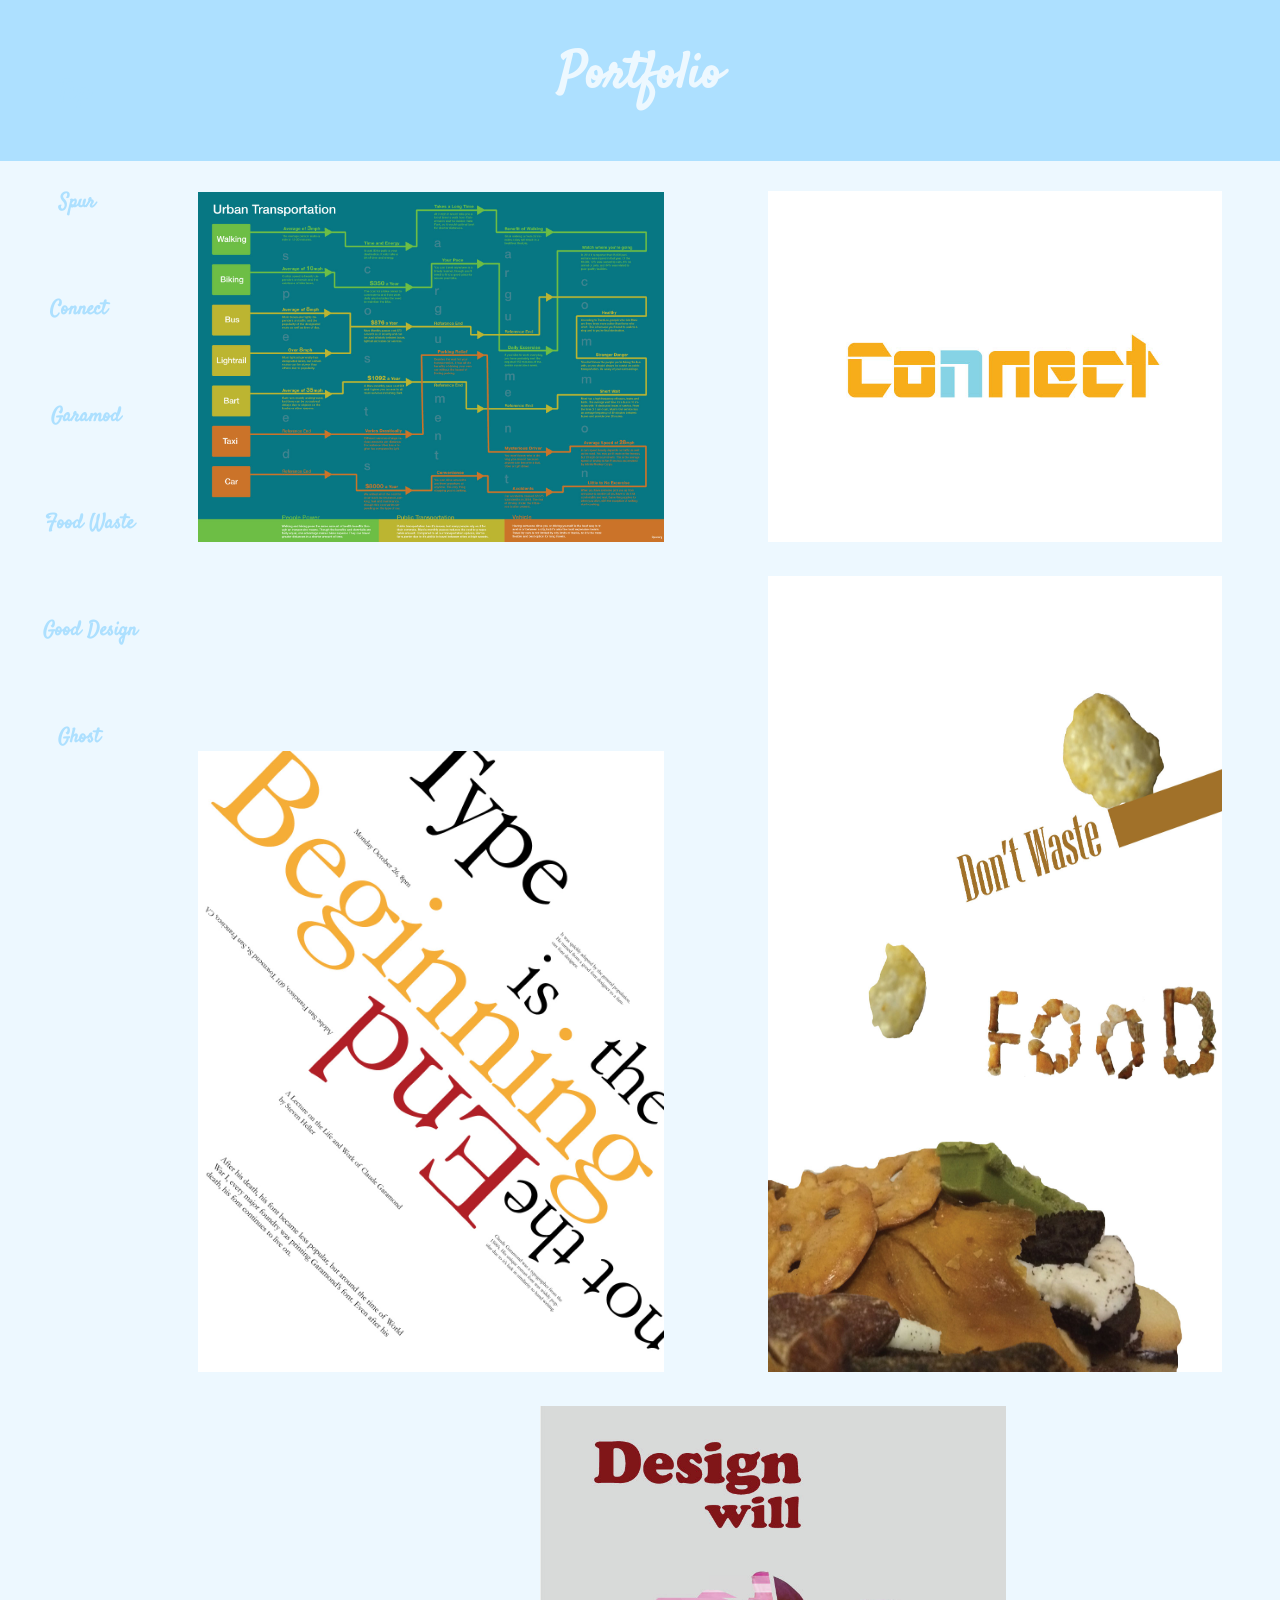
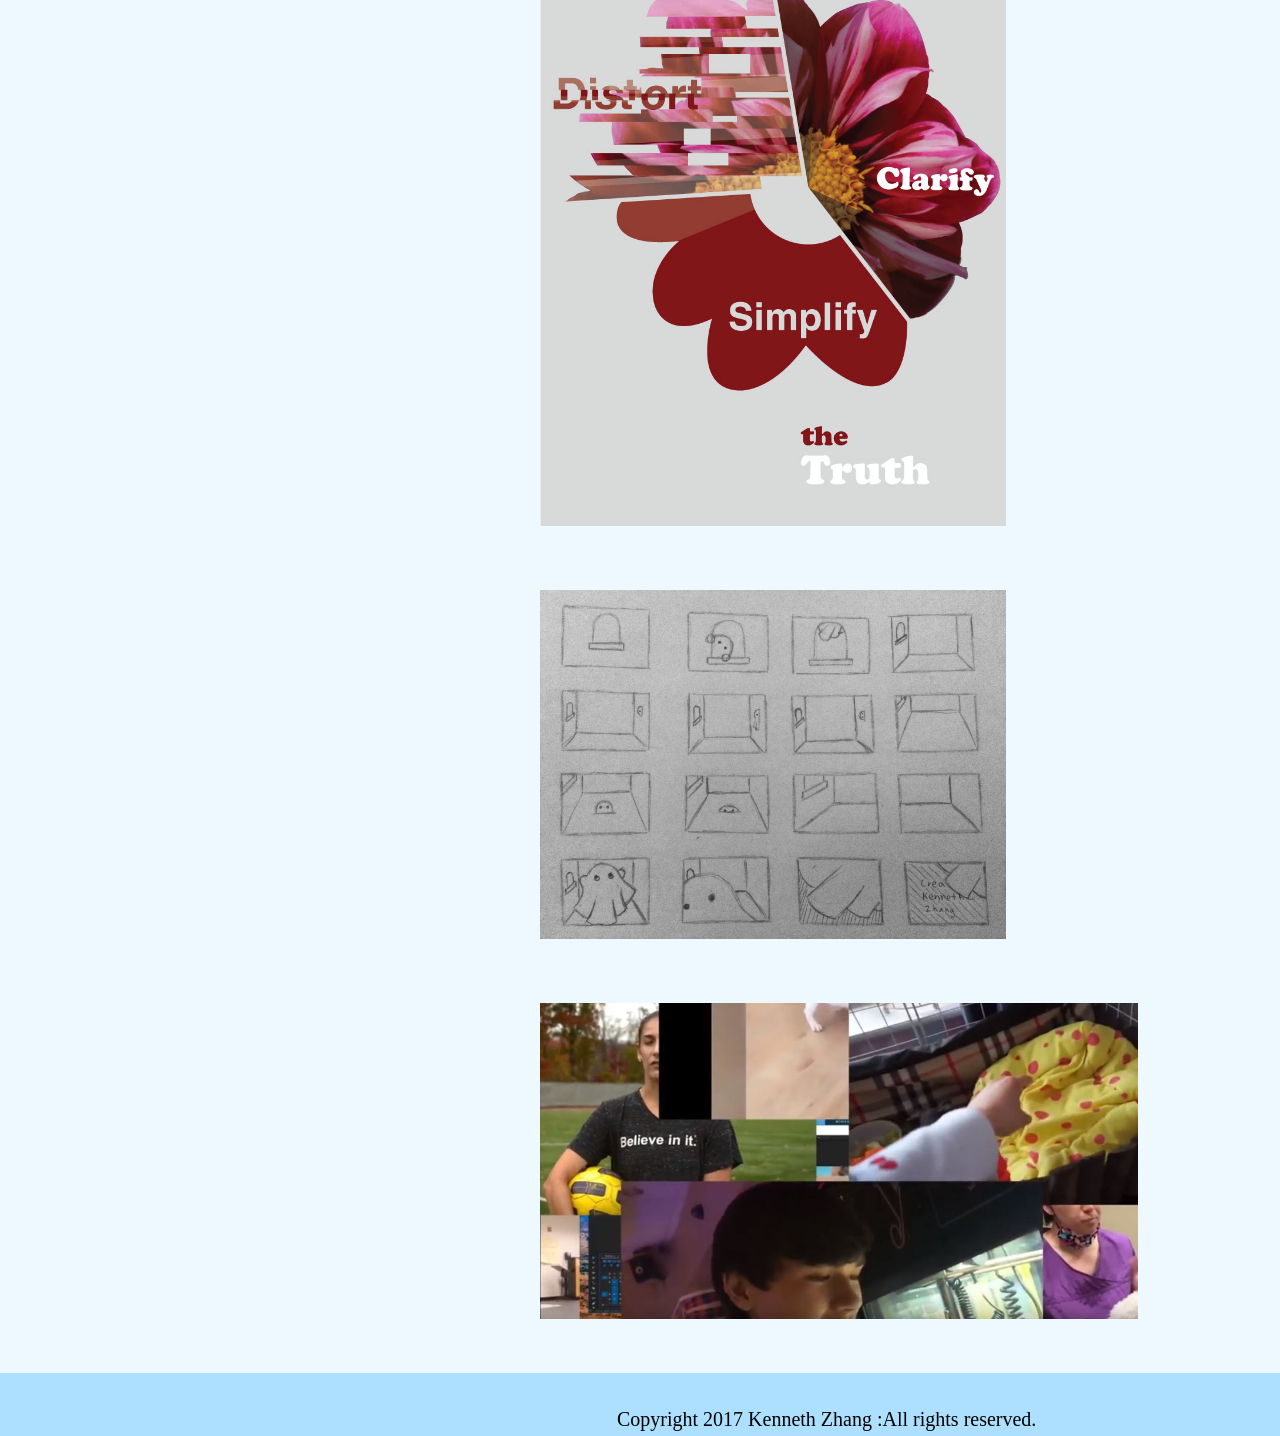
<file: index.html>
<!DOCTYPE html>
<html>
<head>
	<title>Kenneth Zhang</title>
	<link rel="stylesheet" type="text/css" href="main.css">
	<link href="https://fonts.googleapis.com/css?family=Satisfy" rel="stylesheet">

	<meta charset="utf-8">
    <meta name="viewport" content="width=device-width, initial-scale=1.0">

	<style>
		a:link {
    			background-color: transparent;
    			text-decoration: none;
				}

		a:hover {
    		color:  black;
    		background-color: transparent;
    		text-decoration: none;
			}
	</style>

</head>
<body>
	<div id="body">
	<div class="aboutme">
		<h2 style="color: #edf8ff;">About me</h2>
	</div>

	<div class="circle">
		<a href="Aboutme.html">
			<svg height="100" width="100">
				<circle cx="50" cy="50" r="40" fill="white"/>
			</svg>
		</a>
	</div>

	<div class="top">

			<ul>
				<a href=""><li id="top" style="margin-left: 15px; color: #ade0ff;">Top</li></a>
				<a href="#1"><li style="margin-left: 16px; color: #ade0ff;">Spur</li></a>
				<a href="#1"><li style="margin-left: 7px; color: #ade0ff;">Connect</li></a>
				<a href="#4"><li style="margin-left: 8px; color: #ade0ff;">Garamod</li></a>
				<a href="#4"><li style="margin-left: 2px; color: #ade0ff;">Food Waste</li></a>
				<a href="#2"><li style = "color: #ade0ff;">Good Design</li></a>
				<a href="#3"><li style="margin-left: 15px; color: #ade0ff;">Ghost</li></a>
			</ul>

	</div>

	<div class="heading">
	<h1 style="color :#edf8ff;">Portfolio</h1>
	</div>

	<div class="Spur-Connect" id="1">

		<a href="transportation.html"><img src="Content-map-Final.jpg"
			style=" height: 36.4%; width: 36.4%; margin: 30px 10px 0px 22vh;"></a>
		<a href="Connectpage.html"><img src="Connect-name.jpg" style=" height: 35.5%; width: 35.5%; margin: 30px 0px 0px 10vh;"></a>

	</div>

	<div id="4">
		<img src="Project-2-poster-idea-2.jpg" style="height: 36.4%; width: 36.4%; margin: 30px 10px 0px 22vh;">
		<img src="Food-waste-poster.jpg" style=" height: 88.5vh; width: 35.5%; margin: 30px 0px 0px 10vh;">
	</div>

	<div class="GoodDesign" id="2">

		<img src="Truth Design Poster v3.jpg" style="height: 36.4%; width: 36.4%; margin: 30px 10px 30px 60vh;">

	</div>

	<div class="Ghost" id="3">

		<a href="Ghost.html"><img src="Ghost StoryBoard-C.jpg" style="height: 36.4%; width: 36.4%; margin: 30px 10px 30px 60vh;"></a>

	<!-- remove comment tag to show link

		<a href="Art74.html"><img src="Glitch.png" style="height: 36.4%; width: 36.4%; margin: 30px 10px 30px 60vh;"></a> </!...-->

		<a href="Art75.html"><img src="Art75_screenshot.JPG" style="height: 66.4%; width: 66.4vh; margin: 30px 10px 30px 60vh;"></a>

	</div>

	<div class="footer">
		<p style="margin: 30px 0px 0px 68vh;">Copyright 2017 Kenneth Zhang :All rights reserved.</p>
	</div>
	</div>
</body>
</html>
</file>
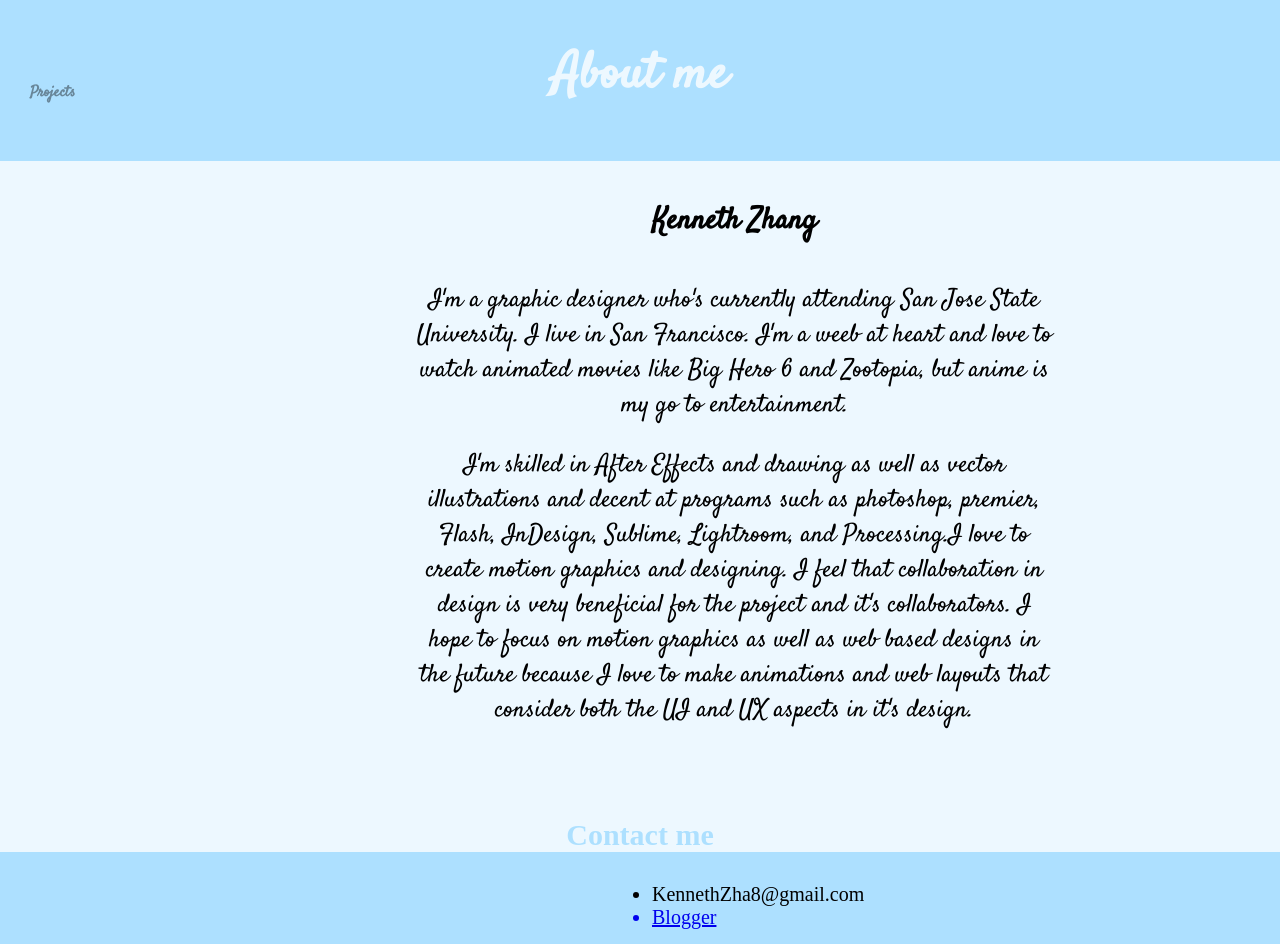
<file: Aboutme.html>
<!DOCTYPE html>
<html>
<head>
	<title>Aboutme</title>
	<link rel="stylesheet" type="text/css" href="Aboutmestyle.css">
	<link href="https://fonts.googleapis.com/css?family=Satisfy" rel="stylesheet">
</head>
<body>
	<a href="index.html"><h2>Projects</h2></a>

	<div class="body">
		<h1 style="color: #edf8ff">About me</h1>
	</div>

	<div class="me">
		<h4>Kenneth Zhang</h4>

		<p id="intro"> I'm a graphic designer who's currently attending San Jose State University. I live in San Francisco. I'm a weeb at heart and love to watch animated movies like Big Hero 6 and Zootopia, but anime is my go to entertainment. </p>

	</div>

	<div class="bo">

		<p>I'm skilled in After Effects and drawing as well as vector illustrations and decent at programs such as photoshop, premier, Flash, InDesign, Sublime, Lightroom, and Processing.I love to create motion graphics and designing. I feel that collaboration in design is very beneficial for the project and it's collaborators. I hope to focus on motion graphics as well as web based designs in the future because I love to make animations and web layouts that consider both the UI and UX aspects in it's design.</p>

	</div>

		<h3 style="color:#ade0ff;">Contact me</h3>

	<div class="footer" >
	<ul style="margin: 30px 0px 0px 68vh">
		<li>KennethZha8@gmail.com</li>
		<a href="https://kenneth-zhang.blogspot.com/"><li>Blogger</li></a>

	</ul>
	</div>
</body>
</html>
</file>
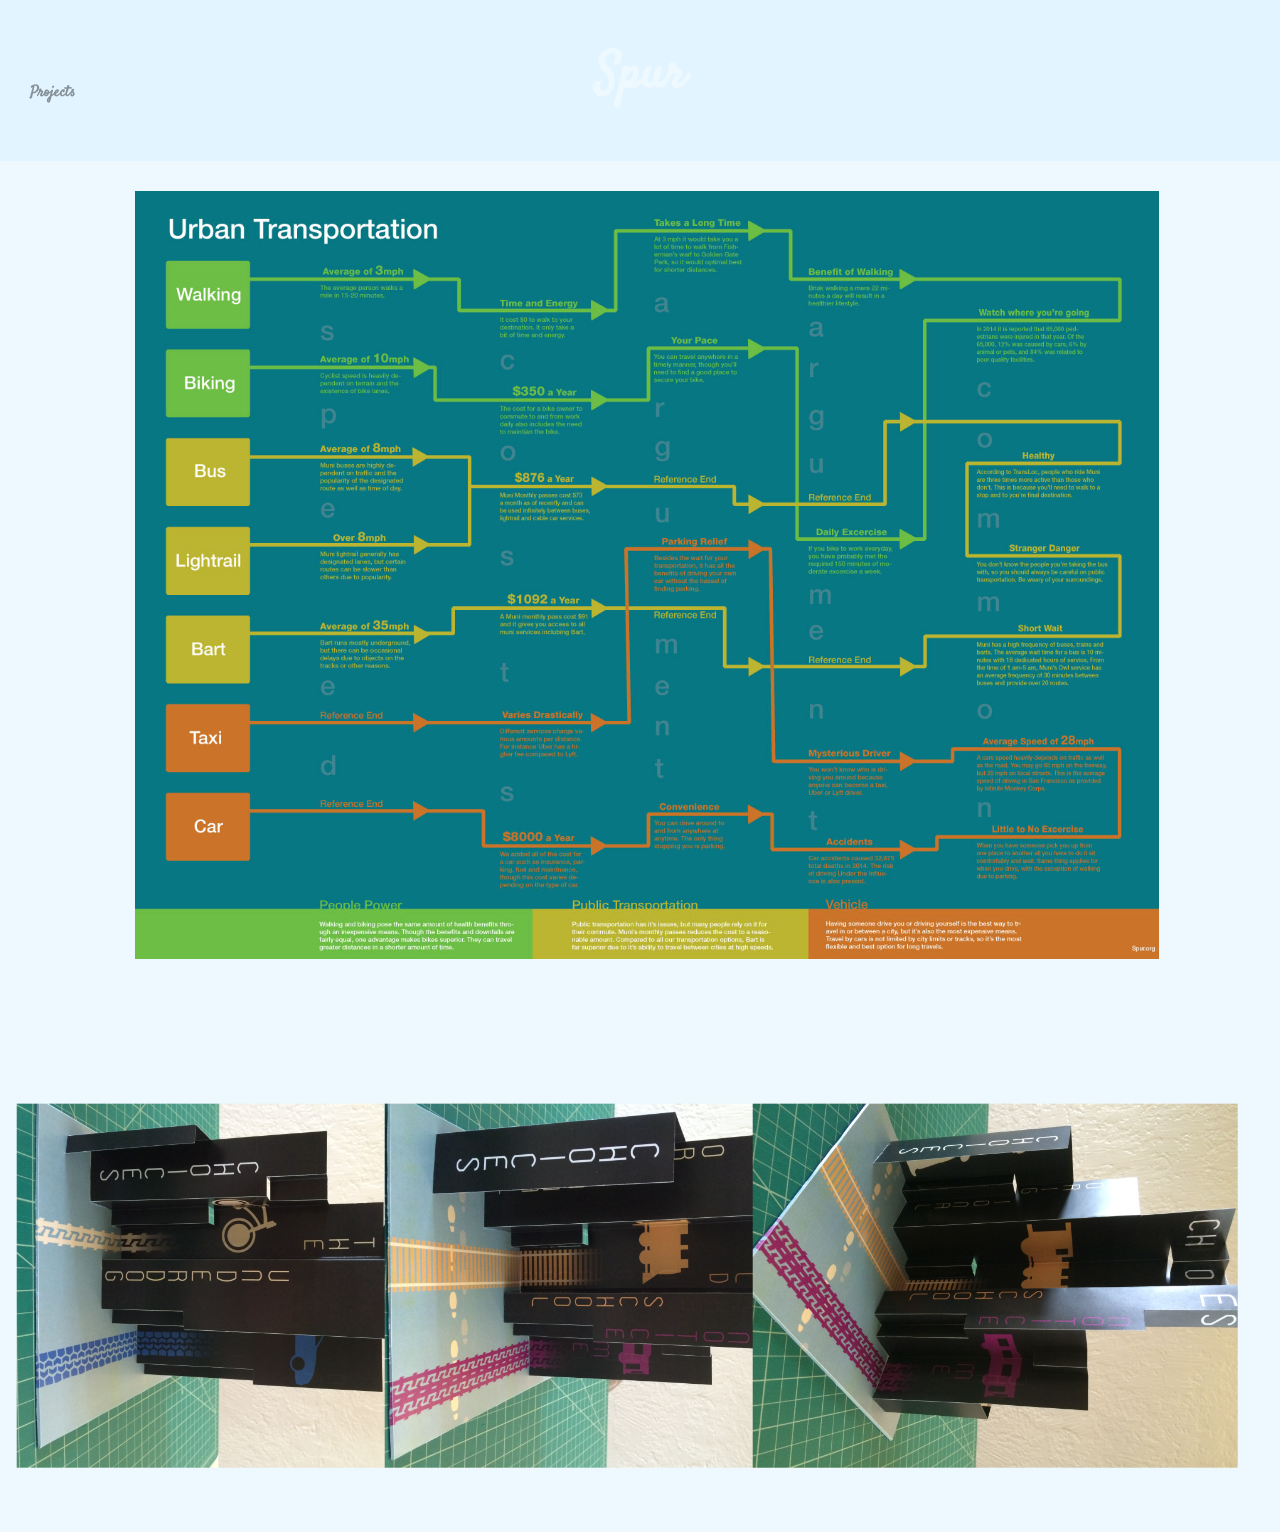
<file: transportation.html>
<!DOCTYPE html>
<html>
<head>
	<title>Spur</title>
	<link rel="stylesheet" type="text/css" href="transportationstyle.css">
	<link href="https://fonts.googleapis.com/css?family=Satisfy" rel="stylesheet">
</head>
<body>
	<a href="index.html"><h2> Projects </h2></a>

	<div id="body">
		<h1 style="color: #edf8ff">Spur</h1>
	</div>

	<div class="Spur">

		<img src="Content-map-Final.jpg" style=" height: 80%; width: 80%; margin-left: 15vh; margin-bottom: 20px; margin-top: 30px;">

	</div>

	<div class="rest">

		<img src="Transportation-3D-model-photos.JPG" style=" height: 30.25%; width: 30.25%;transform: rotate(90deg);">

		<img src="Transportation-3D-model-photos-2.JPG" style=" height: 30.25%; width: 30.25%; transform: rotate(90deg);">

		<img src="Transportation-3D-model-photos-3.JPG" style=" height: 30.25%; width: 30.25%; transform: rotate(90deg);">

	</div>
</body>
</html>
</file>
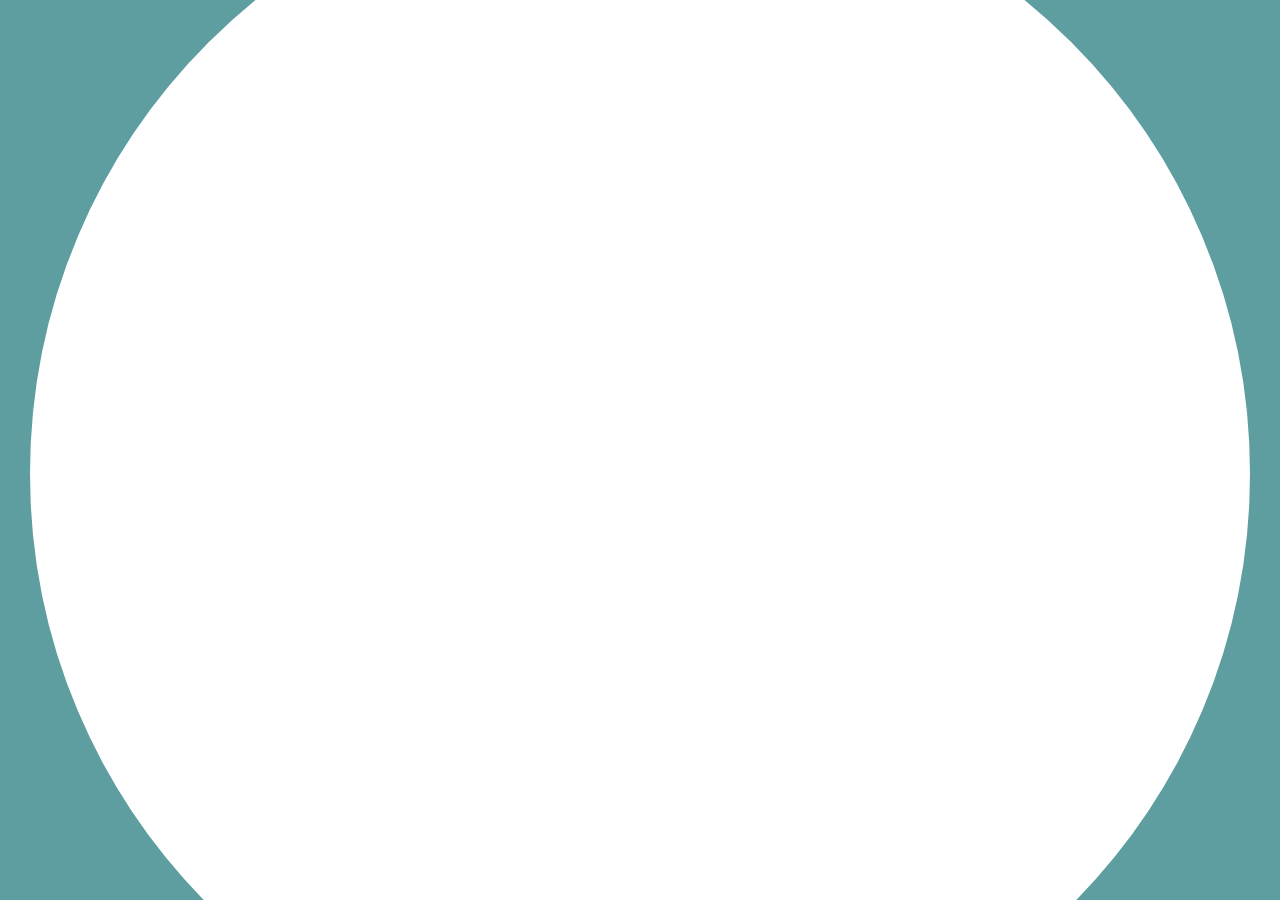
<file: Project3/Patience/Bow.html>
<!DOCTYPE html>
<html lang="">
  <head>
    <title>Patience</title>
    <meta charset="utf-8">
    <meta http-equiv="X-UA-Compatible" content="IE=edge">
    <meta name="viewport" content="width=device-width, initial-scale=1.0">
    <title>p5.js example</title>
    <style> body {padding: 0; margin: 0;} </style>
    <link rel="stylesheet" type="text/css" href="Bow.css">
    <script src="libraries/p5.js"></script>
  	<script src="libraries/p5.dom.js"></script>
  	<script src="libraries/p5.sound.js"></script>
    <script src="sketchbow.js"></script>
  </head>
  <body>

    <video width="53%" autoplay loop muted style="display:block; margin: 0 auto; padding-top: 20vh;">
      <source src="../../Bow_RFinal.mp4" type="video/mp4">

  </body>
</html>
</file>
<file: main.css>
body {
	margin: 0;
	padding: 0;
	background-color: #edf8ff;
}

.heading {
	font-family: 'Satisfy';
	background-color: #ade0ff;
 	width: 100%;
 	display: inline-block;
 	padding:20px 0px 15px 0px;

}

.heading h1{
 	margin-top: 20px;
 	margin-right: 0px;
 	text-align: center;
 	font-size: 50px;
}

.aboutme {
	position: fixed;
	width: 100%;
}

 .aboutme h2 {
 	display: table;
 	font-family: 'Satisfy';
	margin: 41px 172.3vh;
	font-size: 18px;
	text-align: center;

}

.circle {
	position: fixed;
	border-top-left-radius: 1;
	margin: 15px 168.5vh;
	opacity: .3;
}

.top {
	margin: 0vh 0px 0px 0px;
	position: fixed;
	width: 12%;
	height: 100%;
}

#top {
	font-size: 25px;
}

.top ul li {
	display: table;
	padding: 3px;
	margin: 8vh 0px 0vh 0px;
	font-size: 20px;
	font-weight: 700;
	font-family: 'Satisfy';
	color: black;
}

.Spur-Connect {
	margin-top: 0px;
	width: 100%;
}

.GoodDesign {
	margin-top: 0px;
}

.Ghost {
	padding-bottom: 20px;
	width: 100%;
}

.footer {
	width: 100%;
	background-color: #ade0ff;
	padding: 5px;
	font-size: 20px;
}
</file>
<file: Aboutmestyle.css>
html,body,{
	position: fixed;
	top:0;
	bottom: 0;
	left:0;
	right:0;
}
body {
	margin: 0;
	padding: 0;
	background-color: #edf8ff;
}

.body {
	width: 100%;
	height:100%;
	font-family: 'Satisfy';
	background-color: #ade0ff;
 	width: 100%;
 	display: inline-block;
 	padding:20px 0px 15px 0px;
 
}

h1{
 	margin-top: 20px;
 	margin-right: 0px;
 	text-align: center;
 	font-size: 50px;
	color: black;
}

h2{
	position: fixed;
	display: table;
	width: 12%;
	height: 10%;
	padding: 10px;
	margin: 8vh 0px 0vh 20px;
	font-size: 15px;
	font-family: 'Satisfy';
	color: black;
	opacity: .4;
}

h4{
	text-align: center;
	font-size: 30px;
}

.me{
	font-family: 'Satisfy';
	color: black;
	width: 50%;
	margin-left: 46vh;
	text-align: center;
}

.me p{
	font-family: 'Satisfy';
	color: black;
	font-size: 25px;
}

.bo{
	font-family: 'Satisfy';
	color: black;
	width: 50%;
	margin-left: 46vh;
	text-align: center;
}


.bo p {
	font-family: 'Satisfy';
	color: black;
	font-size: 25px;
}
 
 h3{
 	margin-top: 10vh;
 	margin-right: 0px;
 	margin-bottom: 0px;
 	text-align: center;
 	font-size: 30px;
	color: black;
 }

.footer {
	width: 100%;
	background-color: #ade0ff;
	padding: 1px 0px 15px 0px;
	font-size: 20px
}
</file>
<file: transportationstyle.css>
html,body,{
	position: fixed;
	top:0;
	bottom: 0;
	left:0;
	right:0;
}
body {
	margin: 0;
	padding: 0;
	background-color: #edf8ff;
}

#body {
	width: 100%;
	height:100%;
	font-family: 'Satisfy';
	background-color: #e2f4ff;
 	width: 100%;
 	display: inline-block;
 	padding:20px 0px 15px 0px;
 
}

h2{
	position: fixed;
	width: 12%;
	height: 10%;
	display: table;
	padding: 10px;
	margin: 8vh 0px 0vh 20px;
	font-size: 15px;
	font-family: 'Satisfy';
	color: black;
	opacity: .4;
}

h1{
 	margin-top: 20px;
 	margin-right: 0px;
 	text-align: center;
 	font-size: 50px;
	color: black;
}

.rest{
	margin-top: 60px;
	margin-left: 8.5vh;
}
</file>
<file: Project3/Patience/Bow.css>
html { overflow-y: hidden; }
body {
	margin: 0;
	padding: 0;
	font-family: Courier;
}

* {
    margin: 0;
    padding: 0;
    border: 0;
    outline: 0;
    font-size: 100%;
    vertical-align: baseline;
    background: transparent;
}

a {
	 color: white;
		text-decoration: none;
		font-family: Courier;
}

canvas {
	margin:auto;
	top: 0;
	left: 0;
	position: absolute;
}

.header {
	font-size: 15px;
	color: white;
	padding: 5vh;
}

h1 {
	float: left;
	margin-left: 5vh;
	margin-top: 0;
	color: white;
}

h2 {
	float: right;
	font-size: 15px;
	color: white;
}
</file>
